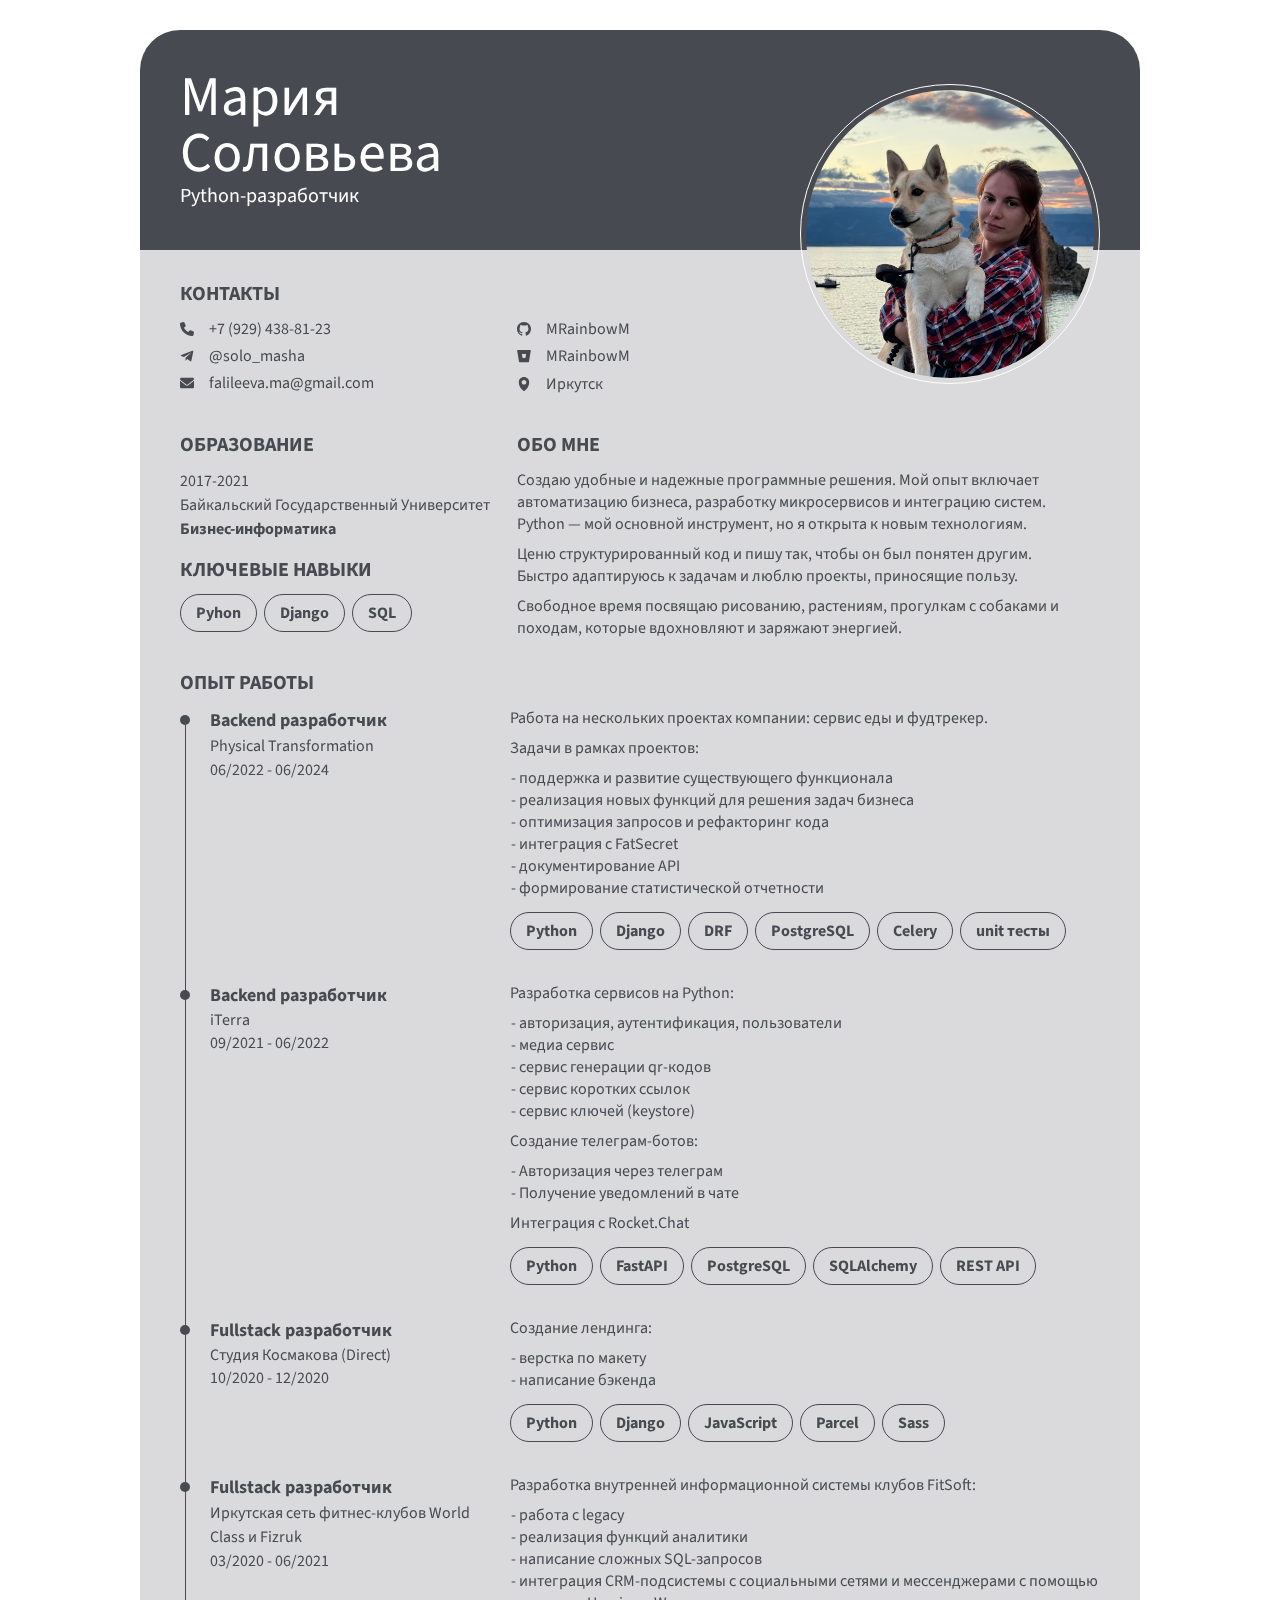
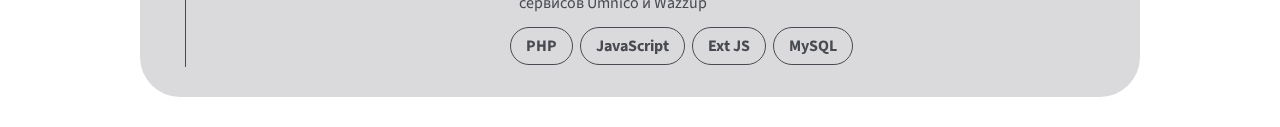
<file: index.html>
<!DOCTYPE html>
<html lang="ru">

<head>
    <meta charset="UTF-8">
    <meta name="viewport" content="width=device-width, initial-scale=1.0">
    <meta http-equiv="X-UA-Compatible" content="ie=edge">
    <title>Резюме</title>
    <link href="https://fonts.googleapis.com/css?family=Source+Sans+Pro&display=swap" rel="stylesheet">
    <link rel="stylesheet" href="reset.css">
    <link rel="stylesheet" href="styles.css">
</head>

<body>
    <div class="page">

        <div class="top_block">
            <div>
                <h1>Мария Соловьева</h1>
                <h2>Python-разработчик</h2>
            </div>
            <div class="avatar">
                <div class="avatar_border">
                    <img src="avatar.jpeg" alt="">
                </div>
            </div>
        </div>

        <div class="content">
            <div class="content_row">
                <div class="content_block">
                    <h3>Контакты</h3>
                    <div class="contacts">
                        <div>
                            <div class="contacts_row">
                                <img src="phone.svg" alt="Телефон">
                                <a href="tel:+79294388123">+7 (929) 438-81-23</a>
                            </div>
                            <div class="contacts_row">
                                <img src="telegram.svg" alt="Telegram">
                                <a href="https://t.me/solo_masha" target="_blank">@solo_masha</a>
                            </div>
                            <div class="contacts_row">
                                <img src="email.svg" alt="Почта">
                                <a href="mailto:falileeva.ma@gmail.com" target="_blank">falileeva.ma@gmail.com</a>
                            </div>
                        </div>
                        <div>
                            <div class="contacts_row">
                                <img src="github.svg" alt="Github">
                                <a href="https://github.com/MRainbowM" target="_blank"> MRainbowM</a>
                            </div>
                            <div class="contacts_row">
                                <img src="bitbucket.svg" alt="Bitbucket">
                                <a href="https://bitbucket.org/MRainbowM/" target="_blank">MRainbowM</a>
                            </div>
                            <div class="contacts_row">
                                <img src="location.svg" alt="Город">
                                <span>Иркутск</span>
                            </div>
                        </div>
                    </div>
                </div>
            </div>

            <div class="content_row two_col">
                <div class="content_block">
                    <h3>Образование</h3>
                    <span>2017-2021</span>
                    <span>Байкальский Государственный Университет</span>
                    <span style="font-weight: bold; margin-bottom: 15px;">Бизнес-информатика</span>

                    <h3>Ключевые навыки</h3>
                    <div class="skills" style="margin-top: 0;">
                        <span>Pyhon</span>
                        <span>Django</span>
                        <span>SQL</span>
                    </div>
                </div>

                <div class="content_block">
                    <h3>Обо мне</h3>
                    <div class="about">
                        <p>
                            Создаю удобные и надежные программные решения. Мой опыт включает автоматизацию бизнеса,
                            разработку микросервисов и интеграцию систем. <br>Python — мой основной инструмент, но я открыта
                            к
                            новым технологиям.
                        </p>
                        <p>
                            Ценю структурированный код и пишу так, чтобы он был понятен другим. <br>Быстро адаптируюсь к
                            задачам
                            и люблю проекты, приносящие пользу.
                        </p>
                        <p>
                            Свободное время посвящаю рисованию, растениям, прогулкам с собаками и походам, которые
                            вдохновляют и заряжают энергией.
                        </p>
                    </div>

                </div>

            </div>

            <h3>Опыт работы</h3>

            <div class="job_block">
                <div class="job_line first"></div>
                <div class="job">
                    <span class="job_title">Backend разработчик</span>
                    <span>Physical Transformation</span>
                    <span>06/2022 - 06/2024</span>
                </div>
                <div class="job_description">
                    <p>Работа на нескольких проектах компании: сервис еды и фудтрекер.</p>
                    <p> Задачи в рамках проектов:</p>
                    <ul>
                        <li>поддержка и развитие существующего функционала</li>
                        <li>реализация новых функций для решения задач бизнеса</li>
                        <li>оптимизация запросов и рефакторинг кода</li>
                        <li>интеграция с <a href="https://platform.fatsecret.com/">FatSecret</a></li>
                        <li>документирование API</li>
                        <li>формирование статистической отчетности</li>
                    </ul>
                    <div class="skills">
                        <span>Python</span>
                        <span>Django</span>
                        <span>DRF</span>
                        <span>PostgreSQL</span>
                        <span>Celery</span>
                        <span>unit тесты</span>
                    </div>
                </div>
            </div>

            <div class="job_block">
                <div class="job_line"></div>
                <div class="job">
                    <span class="job_title">Backend разработчик</span>
                    <a href="https://iterra.world/">iTerra</a>
                    <span>09/2021 - 06/2022</span>
                </div>
                <div class="job_description">
                    <p>Разработка сервисов на Python:</p>
                    <ul>
                        <li>авторизация, аутентификация, пользователи</li>
                        <li>медиа сервис</li>
                        <li>сервис генерации qr-кодов</li>
                        <li>сервис коротких ссылок</li>
                        <li>сервис ключей (keystore)</li>
                    </ul>

                    <p>Создание телеграм-ботов:</p>
                    <ul>
                        <li>Авторизация через телеграм</li>
                        <li>Получение уведомлений в чате</li>
                    </ul>

                    <p>Интеграция с Rocket.Chat</p>

                    <div class="skills">
                        <span>Python</span>
                        <span>FastAPI</span>
                        <span>PostgreSQL</span>
                        <span>SQLAlchemy</span>
                        <span>REST API</span>
                    </div>
                </div>
            </div>

            <div class="job_block">
                <div class="job_line"></div>
                <div class="job">
                    <span class="job_title">Fullstack разработчик</span>
                    <a href="https://kosmakov.ru/">Студия Космакова (Direct)</a>
                    <span>10/2020 - 12/2020</span>
                </div>
                <div class="job_description">
                    <p>Создание лендинга:</p>
                    <ul>
                        <li>верстка по макету</li>
                        <li>написание бэкенда</li>
                    </ul>
                    <div class="skills">
                        <span>Python</span>
                        <span>Django</span>
                        <span>JavaScript</span>
                        <span>Parcel</span>
                        <span>Sass</span>
                    </div>
                </div>
            </div>

            <div class="job_block">
                <div class="job_line last"></div>
                <div class="job">
                    <span class="job_title">Fullstack разработчик</span>
                    <span>Иркутская сеть фитнес-клубов World Class и Fizruk</span>
                    <span>03/2020 - 06/2021</span>
                </div>
                <div class="job_description">
                    <p>Разработка внутренней информационной системы клубов <a
                            href="https://www.oasis38.ru/static/avtomatizaciya_fitness_cluba.html"
                            target="_blank">FitSoft</a>:</p>
                    <ul>
                        <li>работа с legacy</li>
                        <li>реализация функций аналитики</li>
                        <li>написание сложных SQL-запросов</li>
                        <li>интеграция CRM-подсистемы с социальными сетями и мессенджерами с помощью сервисов Umnico
                            и Wazzup
                        </li>
                    </ul>

                    <div class="skills">
                        <span>PHP</span>
                        <span>JavaScript</span>
                        <span>Ext JS</span>
                        <span>MySQL</span>
                    </div>
                </div>
            </div>
        </div>
    </div>
</body>

</html>
</file>
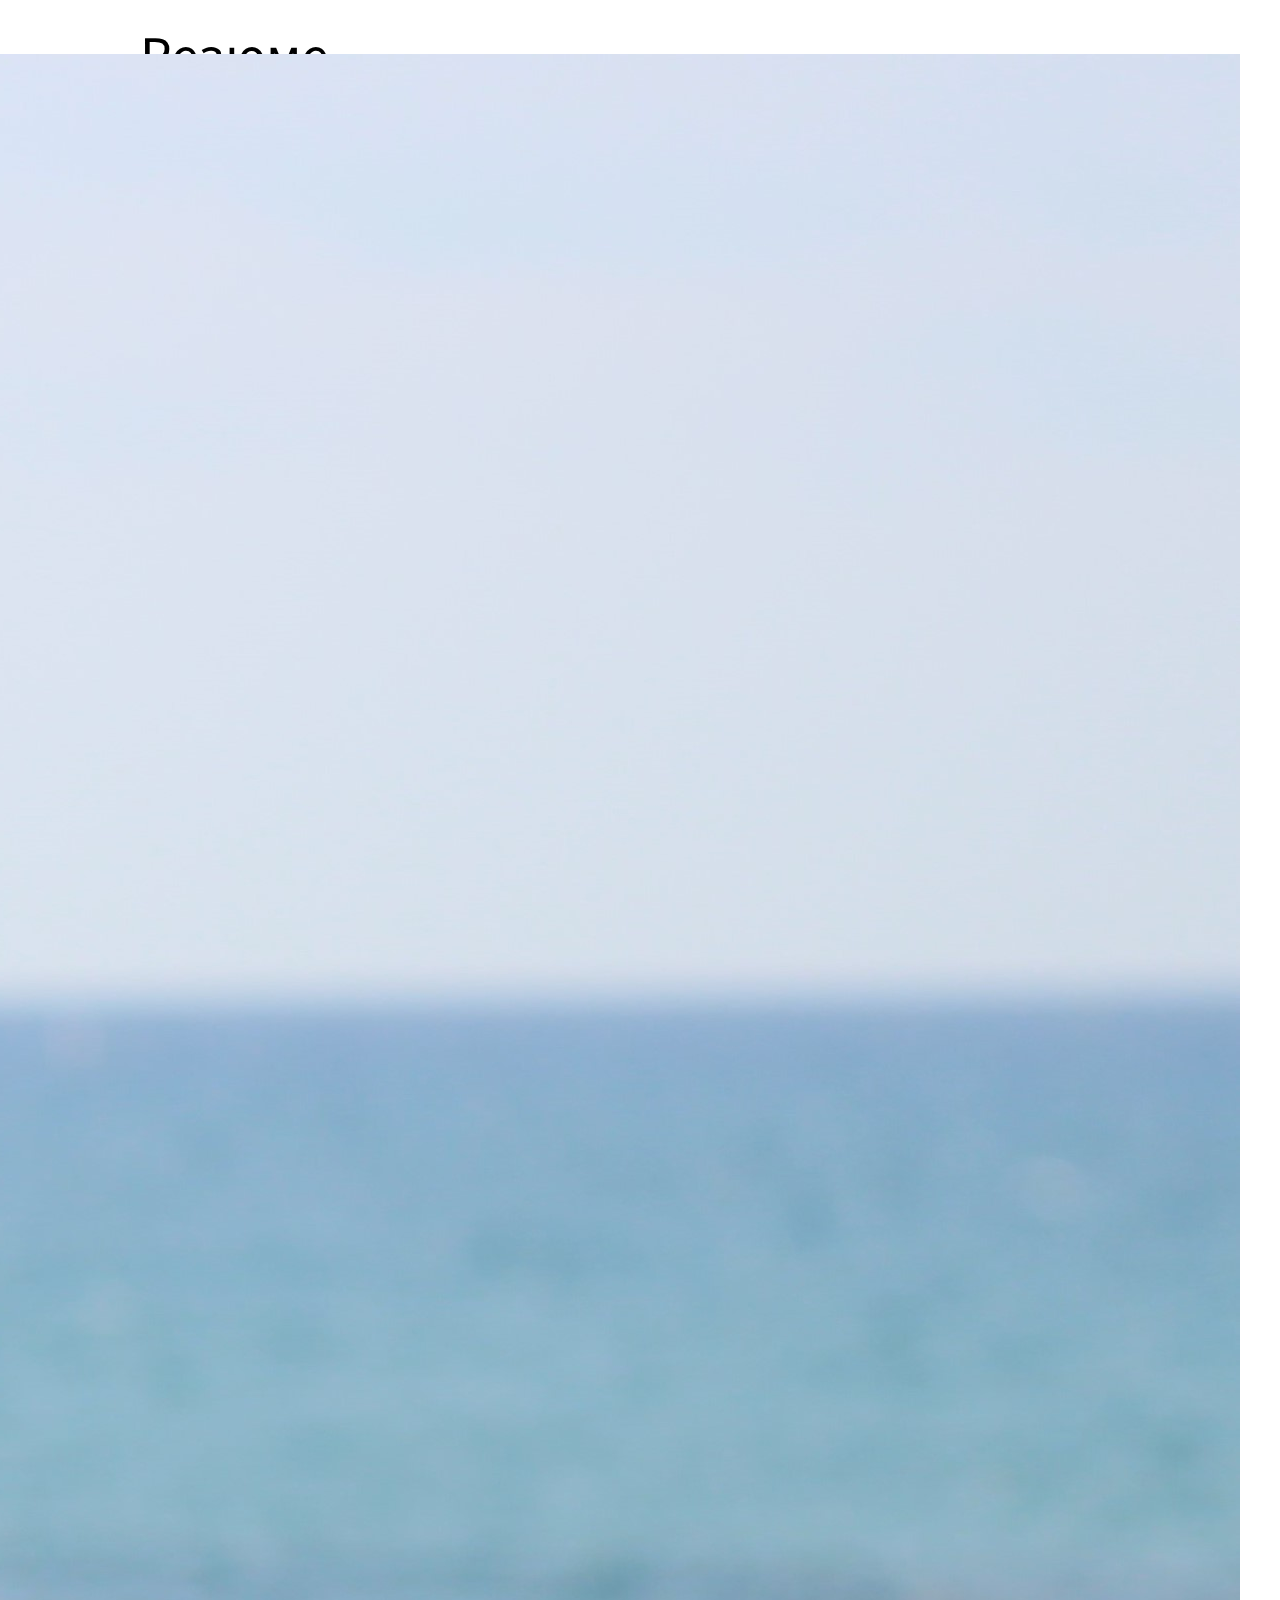
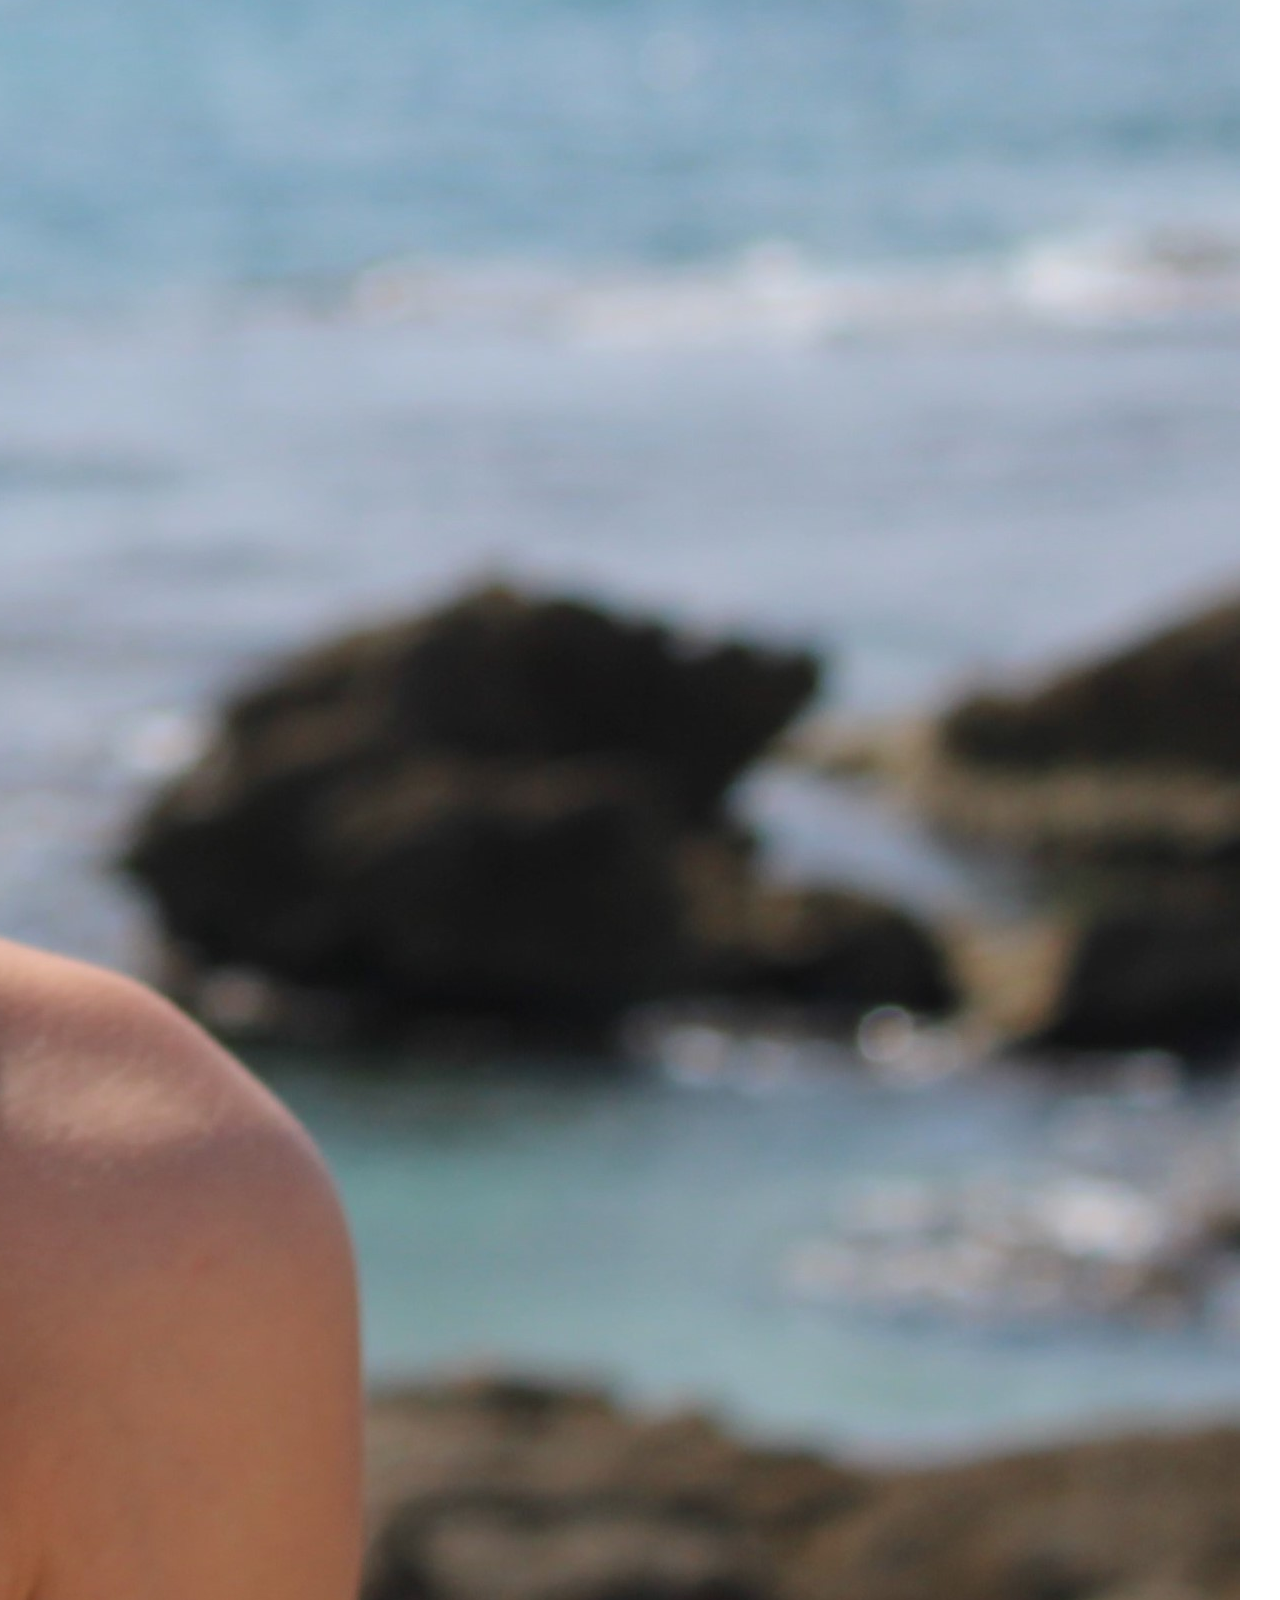
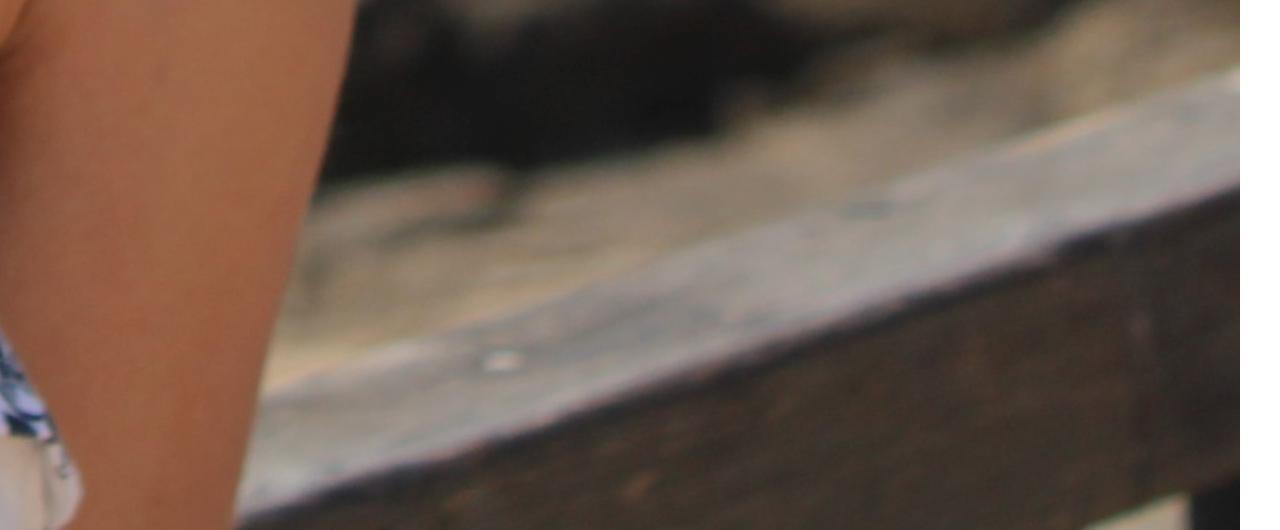
<file: index copy.html>
<!DOCTYPE html>
<html lang="ru">

<head>
    <meta charset="UTF-8">
    <meta name="viewport" content="width=device-width, initial-scale=1.0">
    <meta http-equiv="X-UA-Compatible" content="ie=edge">
    <title>Резюме</title>
    <link href="https://fonts.googleapis.com/css?family=Source+Sans+Pro&display=swap" rel="stylesheet">
    <link rel="stylesheet" href="reset.css">
    <link rel="stylesheet" href="styles.css">
</head>

<body>
    <div class="page">
        <h1>Резюме</h1>
        <div class="block">
            <div class="col-img">
                <img class="avatar" src="avatar.JPG" alt="">
            </div>
            <div class="col-text">
                <div class="row">
                    <span style="font-weight: bold; font-size: 1.05em;">Соловьева Мария Александровна</span>
                </div>
                <div class="row">
                    <span><strong>Желаемая должность</strong>: Python разработчик</span>
                </div>
                <div class="row">
                    <span><strong>Желаемая з/п</strong>: 150.000</span>
                </div>
                <div class="row">
                    <span><strong>Желаемый график</strong>: удаленная работа, полный день</span>
                </div>
                <div class="row">
                    <span><strong>Дата рождения</strong>: 4 сентября 1998 (25 лет)</span>
                </div>
                <div class="row">
                    <span><strong>Контактная информация</strong>:</span>
                    <p>телефон: <a href="tel:89294388123">+79294388123</a></p>
                    <p>почта: <a href="mailto:falileeva.ma@gmail.com" target="_blank">falileeva.ma@gmail.com</a></p>
                    <p>Bitbucket: <a href="https://bitbucket.org/MRainbowM/" target="_blank">MRainbowM</a></p>
                    <p>GitHub: <a href="https://github.com/MRainbowM" target="_blank"> MRainbowM</a></p>
                </div>
                <div class="row">
                    <span><strong>Место проживания</strong>: Иркутск</span>
                </div>
            </div>
        </div>
        <div class="block">
            <h2>Образование</h2>
            <p>Учебное заведение: Байкальский Государственный Университет (Иркутск)</p>
            <p>Год окончания: <b>2021</b></p>
            <p>Специальность: <b>Бизнес-информатика</b></p>
            <p>Форма обучения: очная</p>
        </div>
        <div class="block">
            <h2>Опыт работы</h2>
            <div class="job">
                <div class="company"><a href="https://fizikl.ru/">Physical Transformation</a></div>
                <div class="position">Backend разработчик</div>
                <span class="period">20.06.2022 - настоящее время</span>
                <p>Работа на нескольких проектах компании: сервис еды и фудтрекер.</p>

                <p> Задачи в рамках проектов:</p>
                <ul>
                    <li> разработка архитектурных решений</li>
                    <li>поддержка и развитие существующего функционала</li>
                    <li> реализация новых функций для решения задач бизнеса</li>
                    <li> формирование статистической отчетности</li>
                </ul>


                </p>
                <div class="stack">
                    <span>Python • </span>
                    <span>Django • </span>
                    <span>DRF • </span>
                    <span>PostgreSQL • </span>
                    <span>Celery • </span>
                    <span>unit тесты</span>
                </div>
            </div>
            <div class="job">
                <h3><a href="https://iterra.world/">iTerra</a></h3>
                <p>Backend разработчик</p>
                <span class="period">20.09.2021 - 17.06.2022 (9 мес.)</span>
                <p>Разработка сервисов на Python:
                <ul>
                    <li>Авторизация, аутентификация, пользователи</li>
                    <li>Медиа сервис</li>
                    <li>Сервис генерации qr-кодов</li>
                    <li>Сервис коротких ссылок</li>
                    <li>Сервис ключей (keystore)</li>
                </ul>
                </p>
                <p>Создание телеграм-ботов
                <ul>
                    <li>Авторизация через телеграм</li>
                    <li>Получение уведомлений в чате</li>
                </ul>
                </p>
                <p>Интеграция с Rocket.Chat</p>

                <div class="stack">
                    <span>Python • </span>
                    <span>FastAPI • </span>
                    <span>PostgreSQL • </span>
                    <span>SQLAlchemy • </span>
                    <span>REST API</span>
                </div>
            </div>
            <div class="job">
                <h3>World Class</h3>
                <p><b>Программист в сети Иркутских фитнес-клубов World Class и Fizruk</b></p>
                <span class="period">19.03.2020 - 09.08.2021 (17 мес.)</span>
                <ul>
                    <li>Разработка внутренней информационной системы клубов <a
                            href="https://www.oasis38.ru/static/avtomatizaciya_fitness_cluba.html"
                            target="_blank">FitSoft</a></li>
                    <li>Работа с legacy</li>
                    <li>Реализация функций аналитики</li>
                    <li>Написание сложных SQL-запросов</li>
                    <li>Интеграция CRM-подсистемы с социальными сетями и мессенджерами с помощью сервисов Umnico и
                        Wazzup
                    </li>
                </ul>
                <div class="stack">
                    <span>PHP • </span>
                    <span>JavaScript • </span>
                    <span>Ext JS • </span>
                    <span>MySQL</span>
                </div>
            </div>



        </div>
        <div class="block">
            <h2>Проекты, технологии и навыки</h2>

            <!-- <div class="col-ul">
                <a href="https://play.google.com/store/apps/details?id=ru.oasis38.projauth">Моб. приложение для
                    авторизации в FitSoft:</a>
                <ul>
                    <li>Android</li>
                    <li>Java</li>
                </ul>
            </div> -->
            <div class="col-ul">
                <a href="https://kosmakov.studio/" target="_blank">Сайт для веб-студии Direct:</a>
                <ul>
                    <li>Python</li>
                    <li>Django Framework</li>
                    <li>JavaScript</li>
                    <li>Parcel</li>
                    <li>Sass</li>
                </ul>
            </div>
            <!-- <div class="col-ul">
                <a href="https://bitbucket.org/MRainbowM/vet_clinic_cs_graphql_ariadne" target="_blank">Клиент-серверное
                    приложение для ветклиники*:</a>
                <ul>
                    <li>Python</li>
                    <li>Redis</li>
                    <li>MySQL</li>
                    <li>GraphQL</li>
                    <li>Ariadne</li>
                </ul>
            </div> -->
            <!-- <div class="col-ul">
                <a href="https://bitbucket.org/MRainbowM/vet_clinic/src/master/" target="_blank">Верстка сайта для
                    ветклиники*:</a>
                <ul>
                    <li>HTML, CSS <a href="https://mrainbowm.github.io/vet_clinic/" target="_blank">(собранная
                            верстка)</a></li>
                    <li>Parcel</li>
                    <li>Sass</li>
                </ul>
            </div> -->
            <!-- <div class="col-ul">
                <a href="https://bitbucket.org/MRainbowM/vet_clinic_backend/src/master/" target="_blank">Бэкенд сайта
                    для
                    ветклиники*:</a>
                <ul>
                    <li>Python</li>
                    <li>Django Framework</li>
                    <li>MySQL</li>
                </ul>
            </div> -->
            <!-- <div class="col-ul">
                <a href="https://bitbucket.org/MRainbowM/crm_fitos/src/master/" target="_blank">Приложение для фитнес
                    центра*:</a>
                <ul>
                    <li>C#</li>
                    <li>Entity Framework</li>
                    <li>MySQL</li>
                </ul>
            </div> -->
            <!-- <div class="col-ul">
                <a href="https://github.com/MRainbowM/CRM_FitOS_Doc" target="_blank">API приложения для фитнес
                    центра*:</a>
                <ul>
                    <li>Написание документации</li>
                    <li>UML диаграммы</li>
                </ul>
            </div>
            <h4>* - учебные проекты</h4> -->
            <h2>Дополнительные навыки:</h2>
            <ul>
                <li>СУБД: Postgres, MySQL, SQLite, MS SQL Server</li>
                <li>ОС: Linux (команды терминала)</li>
                <li>ООП</li>
                <li>GIT</li>
                <li>Библиотеки Python: Pandas, NumPy, Matplotlib, Seaborn</li>
            </ul>
        </div>
        <div class="block">
            <h2>Обо мне:</h2>
            <p style="margin-bottom: 10px;">
                Полтора года опыта создания системы по автоматизации бизнеса в компании фитнес услуг World Class.
            </p>
            <p style="margin-bottom: 10px;">
                Создавала сайт для веб-студии <a href="https://kosmakov.studio/">Direct</a>: от верстки до бэкенда.
            </p>
            <p style="margin-bottom: 10px;">
                Разработка различных микросервисов в стартапе <a href="https://iterra.world/">iTerra</a>.
            </p>
            <p style="margin-bottom: 10px;">
                Доработка и развитие сервиса еды, создание нового проекта - фудтрекера, в стартапе <a
                    href="https://fizikl.ru/">Physical Transformation</a> на Django, DRF.
            </p>
            <p style="margin-bottom: 10px;">
                Пишу код на нескольких ЯП, но наиболее предпочтителен Python.
            </p>
            <p style="margin-bottom: 10px;">
                Умею разбираться в чужом коде и стараюсь свой писать понятным для других.
            </p>
            <p style="margin-bottom: 10px;">
                Люблю интересные, сложные для меня задачи, быстро обучаюсь.
            </p>
        </div>
    </div>
</body>

</html>
</file>
<file: styles.css>
body {
    background-color: #fff;
    font-size: 16px;
}

h1 {
    font-size: 56px;
    width: 30%;
    line-height: 1;
}

h2 {
    font-size: 20px;
}

h3 {
    text-transform: uppercase;
    font-weight: bold;
    margin-bottom: 10px;
    font-size: 20px;
}

a:hover {
    color: white;
}

li::marker {
    content: '- ';
}

.page {
    max-width: 1000px;
    width: 100%;
    height: 100%;
    margin: 30px auto;
}

.top_block {
    background-color: #474a50;
    color: white;
    border-radius: 40px 40px 0 0;
    position: relative;
    padding: 40px;
}

.avatar {
    position: absolute;
    right: 40px;
    top: 54px;
}

.avatar_border {
    height: 300px;
    width: 300px;
    border: 1px solid white;
    border-radius: 100%;
    padding: 5px;
}

.avatar_border>img {
    height: 100%;
    width: 100%;
    border-radius: 100%;
    object-fit: cover;
}

.content {
    background-color: #dadadc;
    width: 100%;
    border-radius: 0 0 40px 40px;
    padding: 30px 40px 0;
    color: #474a50;
}

.content_row {
    width: 100%;
    padding-bottom: 30px;
}

.content_block {
    display: flex;
    flex-direction: column;
}



.two_col {
    display: grid;
    grid-template-columns: 35% 1fr;
    gap: 5px 15px;
}

.contacts {
    display: grid;
    grid-template-columns: 35% 1fr;
    gap: 5px 15px;
}

.contacts_row {
    display: flex;
    align-items: center;
    text-wrap: nowrap;
    font-size: 16px;
    margin-bottom: 5px;
}

.contacts_row>img {
    height: 14px;
    width: 14px;
    margin-right: 15px;
}

.skills {
    gap: 10px 7px;
    display: flex;
    text-wrap: nowrap;
    width: 100%;
    flex-wrap: wrap;
    margin-top: 5px;
}

.skills>span {
    border: 1px solid #474a50;
    border-radius: 20px;
    padding: 6px 15px;
    font-weight: bold;
}

.about {
    display: flex;
    flex-direction: column;
    gap: 8px;
}

.job_block {
    display: grid;
    grid-template-columns: 32% 1fr;
    gap: 5px 15px;
    position: relative;
    padding-left: 30px;
}


.job {
    display: flex;
    flex-direction: column;
    padding-bottom: 20px;
}

.job_line {
    position: absolute;
    height: 100%;
    width: 1px;
    left: 5px;
    background-color: #474a50;
}

.job_line:before {
    content: "";
    position: absolute;
    top: 13px;
    left: -10px;
    transform: translate(50%, -50%);
    width: 10px;
    height: 10px;
    border-radius: 50%;
    background: #474a50;
    mix-blend-mode: darken;
}

.first.job_line {
    margin-top: 10px;
}

.first.job_line:before {
    top: 3px;
}

.last.job_line {
    height: calc(100% - 30px);
}

.job_title {
    font-weight: bold;
    font-size: 18px;
}

.job_description {
    display: flex;
    flex-direction: column;
    gap: 8px;
    padding-bottom: 32px;
}

.job_description>ul {
    padding-left: 9px;
}

@media (max-width: 1000px) {
    .page {
        margin: unset;
    }

    .top_block {
        border-radius: unset;
    }

    .content {
        border-radius: unset;
    }
}

@media (max-width: 740px) {
    .top_block {
        padding: 20px;
    }

    .content {
        padding: 30px 20px 0;
    }

    .avatar {
        top: 10px;
        right: 20px;
        height: 100%;
    }

    .avatar_border {
        /* height: calc(100% - 20px);
        width: unset; */
        width: 157px;
        height: 157px;
    }
}

@media (max-width: 630px) {
    .contacts {
        grid-template-columns: 1fr 1fr;
    }

    .two_col {
        grid-template-columns: 1fr;
        gap: 30px;
    }

    .job_block {
        grid-template-columns: 1fr;
    }
}


@media (max-width: 480px) {
    .contacts {
        grid-template-columns: 1fr;
    }

    h1 {
        font-size: 40px;
    }

    .avatar_border {
        width: 125px;
        height: 125px;
    }

}
</file>
